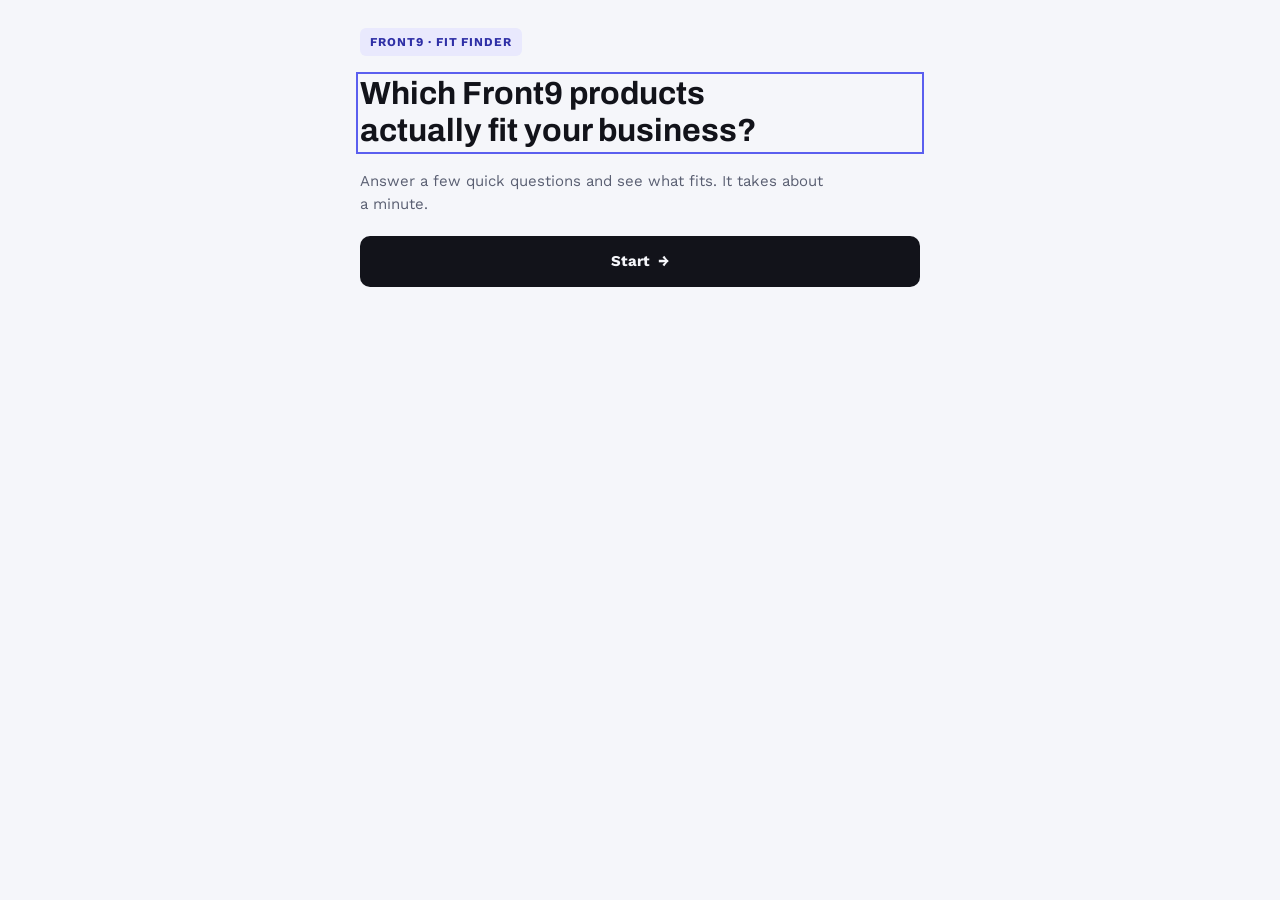
<file: apps/fit-finder/index.html>
<!doctype html>
<html lang="en">
<head>
  <meta charset="utf-8">
  <meta name="viewport" content="width=device-width,initial-scale=1,viewport-fit=cover">
  <title>Front9 Fit Finder</title>
  <link rel="preconnect" href="https://fonts.googleapis.com">
  <link rel="stylesheet" href="https://fonts.googleapis.com/css2?family=Archivo:wght@600;700;800&family=Work+Sans:wght@400;500;600;700&family=IBM+Plex+Mono:wght@500;600&display=swap">
  <link rel="stylesheet" href="styles.css">
</head>
<body>
<div id="app">
  <div class="progress" id="progress" hidden><div class="progress-fill" id="progressFill"></div></div>
  <button class="owner-toggle" id="ownerToggle" type="button" hidden>Leads</button>

  <main id="main">
    <section class="screen" data-screen="welcome">
      <div class="eyebrow" data-copy="welcome-eyebrow"></div>
      <h1 class="headline" data-copy="welcome-headline"></h1>
      <p class="sub" data-copy="welcome-sub"></p>
      <button class="btn btn-primary" type="button" data-action="start"><span data-copy="welcome-cta"></span> →</button>
    </section>

    <section class="screen" data-screen="familiarity" hidden>
      <button class="btn-back" type="button" data-back>← Back</button>
      <h2>How familiar are you with Front9?</h2>
      <div class="pillgrid" data-field="familiarity">
        <button class="pill" type="button" data-value="new">This is my first time hearing about it <span class="arrow">→</span></button>
        <button class="pill" type="button" data-value="basics">I know the basics <span class="arrow">→</span></button>
        <button class="pill" type="button" data-value="client">I'm already a client <span class="arrow">→</span></button>
      </div>
    </section>

    <section class="screen" data-screen="owned" hidden>
      <button class="btn-back" type="button" data-back>← Back</button>
      <h2>Which Front9 products do you have today?</h2>
      <p class="sub">So we only suggest what's new to you.</p>
      <div class="checklist" data-multi="owned"></div>
      <button class="btn btn-primary" type="button" data-action="owned-continue" disabled>Continue →</button>
    </section>

    <section class="screen" data-screen="companySize" hidden>
      <button class="btn-back" type="button" data-back>← Back</button>
      <h2 data-copy="size-headline"></h2>
      <div class="pillgrid" data-field="companySize">
        <button class="pill" type="button" data-value="solo">Solo or small team (1–10) <span class="arrow">→</span></button>
        <button class="pill" type="button" data-value="growing">Growing business (11–50) <span class="arrow">→</span></button>
        <button class="pill" type="button" data-value="multi">Multi-location or 50+ employees <span class="arrow">→</span></button>
        <button class="pill" type="button" data-value="enterprise">Enterprise or multi-brand organization <span class="arrow">→</span></button>
      </div>
    </section>

    <section class="screen" data-screen="needs" hidden>
      <button class="btn-back" type="button" data-back>← Back</button>
      <h2 data-copy="needs-headline"></h2>
      <p class="sub" data-copy="needs-sub"></p>
      <div class="checklist" data-multi="needs"></div>
      <button class="btn btn-primary" type="button" data-action="needs-continue" disabled>Continue →</button>
    </section>

    <section class="screen" data-screen="install" hidden>
      <button class="btn-back" type="button" data-back>← Back</button>
      <h2>Where does this need to run?</h2>
      <p class="sub">At your size this changes how we scope it. Front9 can run on shared cloud, or as a private AI install inside your company.</p>
      <div class="pillgrid" data-field="install">
        <button class="pill" type="button" data-value="yes">Inside our company: private install with SSO, data residency, our own infrastructure <span class="arrow">→</span></button>
        <button class="pill" type="button" data-value="no">Shared cloud is fine <span class="arrow">→</span></button>
        <button class="pill" type="button" data-value="unsure">Not sure yet <span class="arrow">→</span></button>
      </div>
    </section>

    <section class="screen" data-screen="reveal" hidden>
      <button class="btn-back" type="button" data-back>← Back</button>
      <div class="eyebrow" id="revealEyebrow">Your fit</div>
      <h1 class="headline" id="revealHeadline"></h1>
      <div class="result-card" id="resultCard"></div>
      <button class="btn btn-primary" type="button" data-action="to-contact">Get a proposal →</button>
    </section>

    <section class="screen" data-screen="contact" hidden>
      <button class="btn-back" type="button" data-back>← Back</button>
      <h2 data-copy="contact-headline"></h2>
      <form class="form" data-form="contact" novalidate>
        <label class="field">Full name<input type="text" name="name" autocomplete="name" placeholder="Jordan Rivera"><span class="field-error" data-error-for="name" hidden></span></label>
        <label class="field">Work email<input type="email" name="email" autocomplete="email" placeholder="you@company.com"><span class="field-error" data-error-for="email" hidden></span></label>
        <label class="field">Company<input type="text" name="company" autocomplete="organization" placeholder="Company name"><span class="field-error" data-error-for="company" hidden></span></label>
        <label class="field">Phone (optional)<input type="tel" name="phone" autocomplete="tel" placeholder="(555) 012-3456"></label>
        <label class="field">Anything else we should know? (optional)<textarea name="note" rows="3" placeholder="Timeline, budget, current tools…"></textarea></label>
        <div class="error" data-error hidden></div>
        <button class="btn btn-primary" type="submit">Submit</button>
      </form>
    </section>

    <section class="screen" data-screen="done" hidden>
      <div class="center-icon" aria-hidden="true">✓</div>
      <h1 class="headline" id="doneHeadline">You're set.</h1>
      <p class="sub" id="doneSub"></p>
    </section>
  </main>

  <div id="dashboard" hidden>
    <div class="dash-head">
      <div>
        <div class="eyebrow">Owner view</div>
        <h2>Fit Finder responses</h2>
        <p class="sub" id="storageNote"></p>
      </div>
      <button class="btn-small" type="button" data-action="close-dashboard">Back to flow</button>
    </div>
    <div class="dash-stats">
      <div class="dash-tile"><span class="n mono" data-stat="total">0</span><span class="l">Responses</span></div>
      <div class="dash-tile"><span class="n mono" data-stat="warm">0</span><span class="l">Warm leads</span></div>
      <div class="dash-tile"><span class="n mono" data-stat="ultra">0</span><span class="l">Ultra fit</span></div>
      <div class="dash-tile"><span class="n mono" data-stat="install">0</span><span class="l">Want install</span></div>
      <div class="dash-tile"><span class="n mono" data-stat="topNeed">—</span><span class="l">Most requested</span></div>
      <div class="dash-tile"><span class="n mono" data-stat="avgNeeds">0</span><span class="l">Avg needs</span></div>
    </div>
    <div class="dash-actions">
      <button class="btn-small" type="button" data-action="export-csv">Download CSV</button>
    </div>
    <div class="table-wrap">
      <table>
        <thead><tr><th>When</th><th>Contact</th><th>Email</th><th>Org size</th><th>Familiarity</th><th>Needs</th><th>Recommendation</th><th>Note</th></tr></thead>
        <tbody id="leadsBody"></tbody>
      </table>
      <div class="empty" id="leadsEmpty" hidden>No responses yet. Submit the flow once to see it here.</div>
    </div>
  </div>
</div>
<script src="logic.js"></script>
<script src="app.js"></script>
</body>
</html>
</file>
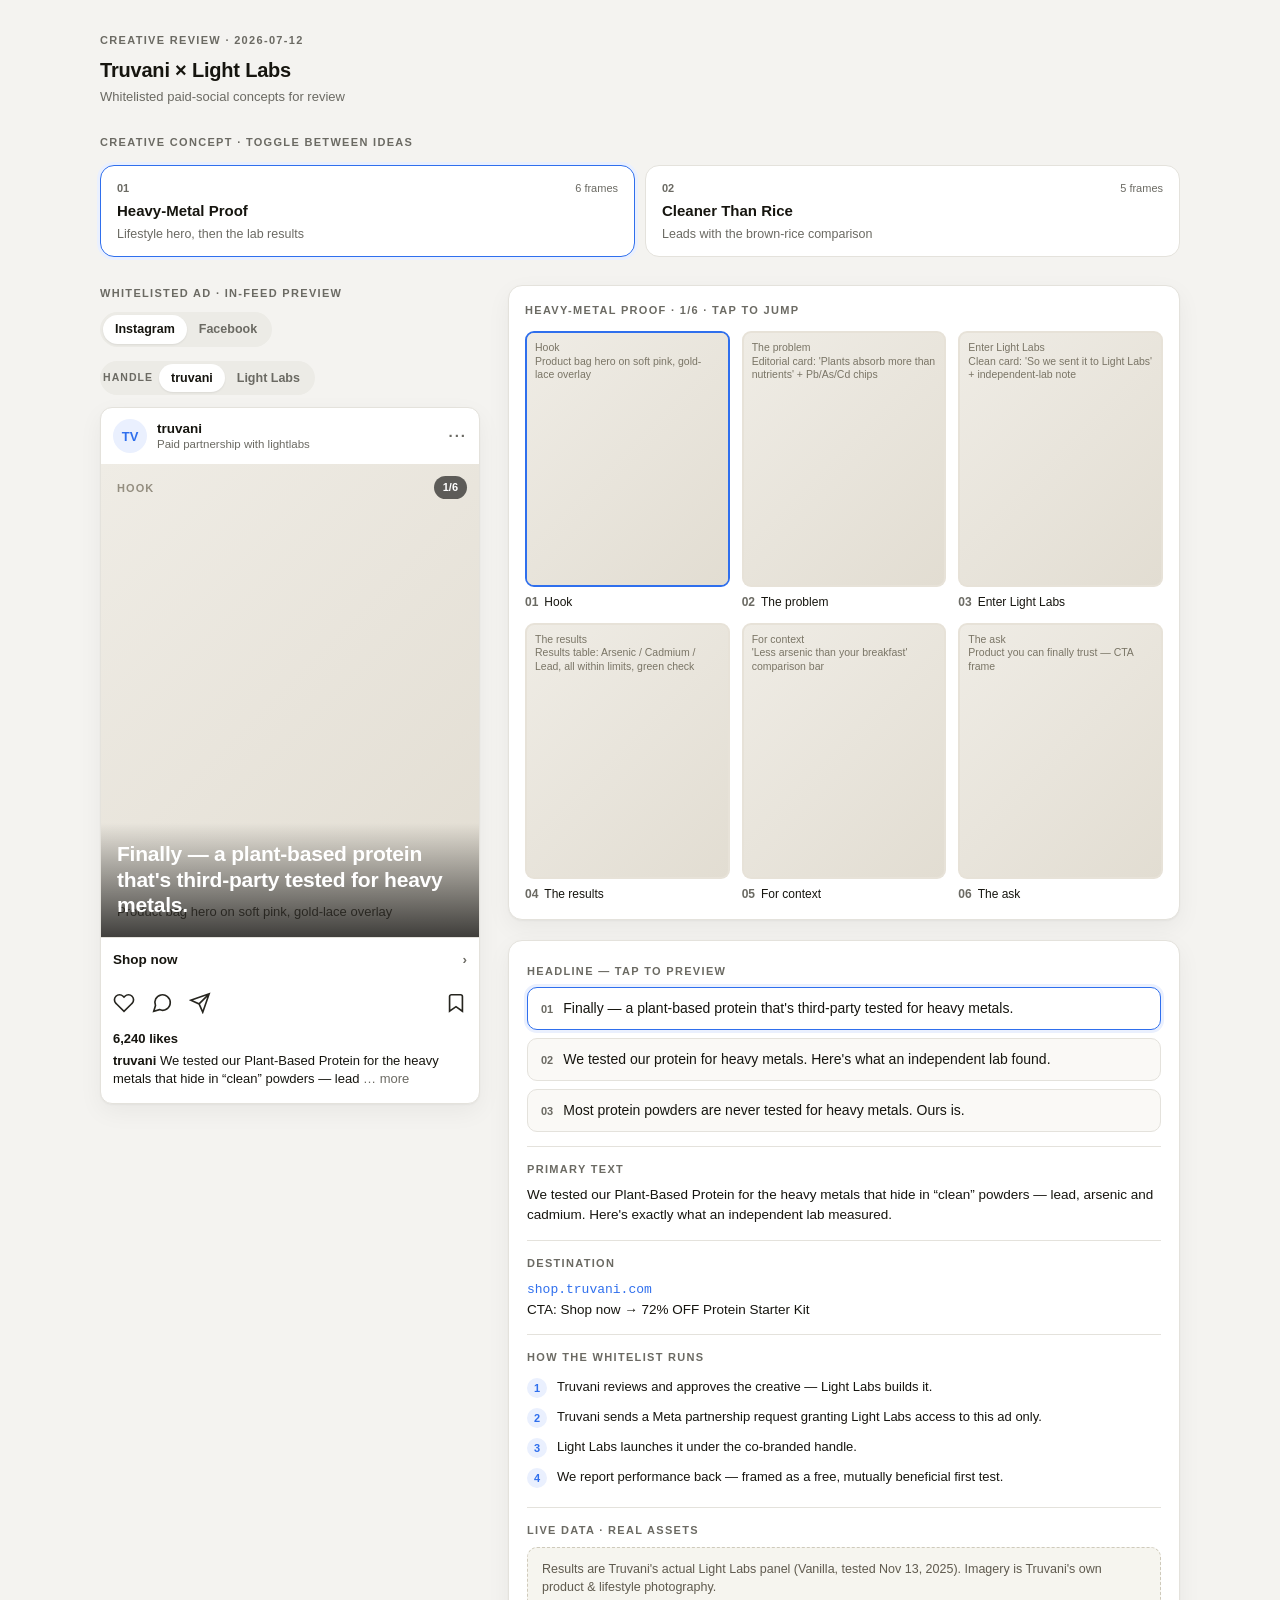
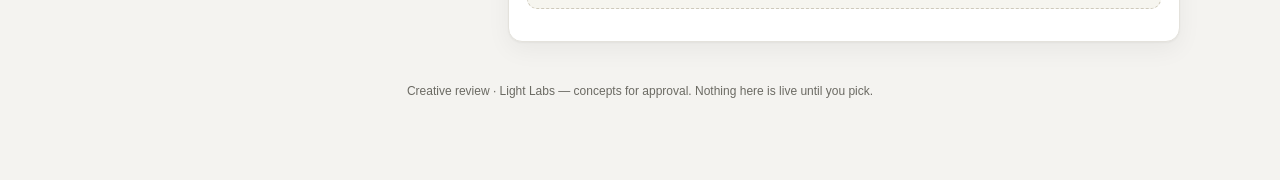
<file: .agents/skills/ad-creative/assets/creative-review-template.html>
<!DOCTYPE html>
<!--
  Creative Review Page — a shareable ad-creative approval artifact.

  HOW TO USE (agents): replace the JSON inside <script id="review-data"> below
  with the real project. Everything else renders from it. The file is
  self-contained — no build, no network, no dependencies. Open it in a browser,
  host it on any static host (Vercel/Netlify/GitHub Pages), or hand off the
  single .html file.

  THE DATA BLOCK IS JSON, NOT JAVASCRIPT:
    - double-quoted keys and strings, no comments, no trailing commas
    - it is inert data (parsed with JSON.parse), so a value can never execute
    - SECURITY: escape every literal "<" in your text values as < so a
      value like "</script>" can never break out of the tag. All values are
      also HTML-escaped again at render time.

  DATA SHAPE — see references/creative-review-page.md for the annotated spec.
  Images: each frame's "image" may be a URL, a relative path, or a data URI.
  If omitted (or the file is missing), a placeholder shows the frame label +
  the image prompt — use this for concepts not yet rendered to image.
-->
<html lang="en">
<head>
<meta charset="utf-8" />
<meta name="viewport" content="width=device-width, initial-scale=1" />
<title>Creative Review</title>
<style>
  :root {
    --bg: #f4f3f0; --card: #ffffff; --ink: #16150f; --muted: #6b6a63;
    --line: #e4e2dc; --accent: #2f6fed; --accent-soft: #eaf0fe;
    --radius: 14px; --shadow: 0 1px 2px rgba(0,0,0,.04), 0 8px 24px rgba(0,0,0,.05);
  }
  * { box-sizing: border-box; }
  body { margin: 0; background: var(--bg); color: var(--ink);
    font: 15px/1.5 -apple-system, BlinkMacSystemFont, "Segoe UI", Roboto, Helvetica, Arial, sans-serif;
    -webkit-font-smoothing: antialiased; }
  .wrap { max-width: 1120px; margin: 0 auto; padding: 32px 20px 80px; }
  .eyebrow { font-size: 11px; font-weight: 700; letter-spacing: .12em; text-transform: uppercase; color: var(--muted); }
  a { color: var(--accent); }

  header.project { margin-bottom: 28px; }
  header.project h1 { font-size: 20px; margin: 6px 0 2px; letter-spacing: -.01em; }
  header.project .sub { color: var(--muted); font-size: 13px; }

  .concepts { display: grid; grid-template-columns: repeat(auto-fit, minmax(210px, 1fr)); gap: 10px; margin: 14px 0 28px; }
  .concept { text-align: left; background: var(--card); border: 1.5px solid var(--line); border-radius: var(--radius);
    padding: 14px 16px; cursor: pointer; transition: border-color .12s, box-shadow .12s; font: inherit; color: inherit; }
  .concept:hover { border-color: #cfcdc6; }
  .concept[aria-selected="true"] { border-color: var(--accent); box-shadow: 0 0 0 3px var(--accent-soft); background: #fff; }
  .concept .row1 { display: flex; align-items: baseline; justify-content: space-between; gap: 8px; }
  .concept .num { font-size: 11px; font-weight: 700; color: var(--muted); }
  .concept .frames { font-size: 11px; color: var(--muted); }
  .concept .name { font-weight: 650; font-size: 15px; margin: 4px 0 3px; }
  .concept .tag { font-size: 12.5px; color: var(--muted); line-height: 1.35; }

  .grid { display: grid; grid-template-columns: minmax(0, 380px) minmax(0, 1fr); gap: 28px; align-items: start; }
  @media (max-width: 860px) { .grid { grid-template-columns: 1fr; } }
  .col-label { margin-bottom: 10px; }

  .toggles { display: flex; flex-wrap: wrap; gap: 14px; margin-bottom: 12px; }
  .seg { display: inline-flex; background: #ecebe6; border-radius: 999px; padding: 3px; }
  .seg button { border: 0; background: transparent; font: inherit; font-size: 12.5px; font-weight: 600; color: var(--muted);
    padding: 5px 12px; border-radius: 999px; cursor: pointer; }
  .seg button[aria-pressed="true"] { background: #fff; color: var(--ink); box-shadow: 0 1px 2px rgba(0,0,0,.08); }
  .seg .lbl { align-self: center; font-size: 10.5px; font-weight: 700; letter-spacing: .1em; text-transform: uppercase; color: var(--muted); margin-right: 6px; }

  .post { background: var(--card); border: 1px solid var(--line); border-radius: 12px; overflow: hidden; box-shadow: var(--shadow); }
  .post .top { display: flex; align-items: center; gap: 10px; padding: 11px 12px; }
  .post .avatar { width: 34px; height: 34px; border-radius: 50%; background: var(--accent-soft); color: var(--accent);
    display: grid; place-items: center; font-weight: 700; font-size: 13px; overflow: hidden; flex: none; }
  .post .avatar img { width: 100%; height: 100%; object-fit: cover; }
  .post .who { line-height: 1.2; }
  .post .who .name { font-weight: 650; font-size: 13.5px; }
  .post .who .partner { font-size: 11.5px; color: var(--muted); }
  .post .dots { margin-left: auto; color: var(--muted); font-weight: 700; letter-spacing: 2px; }
  .frame { position: relative; aspect-ratio: 4/5; background: #ded9d0; display: grid; }
  .frame img { width: 100%; height: 100%; object-fit: cover; grid-area: 1/1; z-index: 1; }
  .frame .ph { grid-area: 1/1; display: flex; flex-direction: column; justify-content: space-between; padding: 16px;
    background: linear-gradient(135deg,#efece5,#e2ddd2); }
  .frame .ph .plabel { font-size: 11px; font-weight: 700; letter-spacing: .1em; text-transform: uppercase; color: #948e80; }
  .frame .ph .pprompt { font-size: 13px; color: #5f5a4e; line-height: 1.4; }
  .frame .badge { position: absolute; top: 12px; left: 12px; z-index: 2; background: rgba(255,255,255,.92);
    font-size: 11.5px; font-weight: 600; padding: 5px 10px; border-radius: 999px; display: flex; align-items: center; gap: 5px; }
  .frame .counter { position: absolute; top: 12px; right: 12px; z-index: 2; background: rgba(0,0,0,.6); color: #fff; font-size: 11px;
    font-weight: 600; padding: 3px 9px; border-radius: 999px; }
  .frame .headline { position: absolute; left: 0; right: 0; bottom: 0; z-index: 2; padding: 18px 16px 20px; color: #fff;
    font-size: 21px; font-weight: 700; line-height: 1.2; letter-spacing: -.01em;
    background: linear-gradient(to top, rgba(0,0,0,.72), rgba(0,0,0,0)); }
  .frame .headline.light { color: var(--ink); background: linear-gradient(to top, rgba(255,255,255,.85), rgba(255,255,255,0)); }

  /* Instagram chrome */
  .ig-cta { display: flex; align-items: center; justify-content: space-between; padding: 12px; border-top: 1px solid var(--line);
    font-weight: 600; font-size: 13.5px; }
  .ig-cta .chev { color: var(--muted); }
  .ig-actions { display: flex; gap: 16px; padding: 10px 12px 2px; color: #26251f; }
  .ig-actions svg { width: 22px; height: 22px; }
  .ig-actions .save { margin-left: auto; }
  .likes { padding: 6px 12px 2px; font-weight: 650; font-size: 13px; }
  .caption { padding: 2px 12px 14px; font-size: 13px; line-height: 1.4; }
  .caption .h { font-weight: 650; }
  .caption .more { color: var(--muted); }

  /* Facebook chrome — link card below image + text actions */
  .fb-card { display: flex; align-items: center; gap: 12px; padding: 12px; background: #f3f4f6; border-top: 1px solid var(--line); }
  .fb-card .meta { min-width: 0; flex: 1; }
  .fb-card .dom { font-size: 11px; letter-spacing: .04em; text-transform: uppercase; color: var(--muted); }
  .fb-card .hl { font-size: 14px; font-weight: 650; line-height: 1.25; margin-top: 2px; overflow: hidden; }
  .fb-card .btn { flex: none; background: #e4e6eb; color: #050505; font-weight: 650; font-size: 12.5px; padding: 8px 14px; border-radius: 7px; }
  .fb-actions { display: flex; padding: 4px 12px; border-top: 1px solid var(--line); }
  .fb-actions span { flex: 1; text-align: center; padding: 8px 0; font-size: 13px; font-weight: 600; color: var(--muted); }

  .board { background: var(--card); border: 1px solid var(--line); border-radius: var(--radius); padding: 16px; box-shadow: var(--shadow); margin-bottom: 20px; }
  .board .frames-grid { display: grid; grid-template-columns: repeat(3, 1fr); gap: 12px; margin-top: 12px; }
  @media (max-width: 480px) { .board .frames-grid { grid-template-columns: repeat(2, 1fr); } }
  .thumb { border: 0; background: transparent; padding: 0; cursor: pointer; text-align: left; font: inherit; color: inherit; }
  .thumb .box { aspect-ratio: 4/5; border-radius: 9px; overflow: hidden; border: 2px solid transparent; background: #e7e2d8;
    display: grid; transition: border-color .12s; }
  .thumb[aria-current="true"] .box { border-color: var(--accent); }
  .thumb .box img { width: 100%; height: 100%; object-fit: cover; grid-area: 1/1; z-index: 1; }
  .thumb .box .mini { grid-area: 1/1; padding: 8px; font-size: 10.5px; color: #7a7566; line-height: 1.3;
    background: linear-gradient(135deg,#efece5,#e2ddd2); overflow: hidden; }
  .thumb .cap { margin-top: 6px; font-size: 12px; }
  .thumb .cap .n { color: var(--muted); font-weight: 700; margin-right: 6px; }

  .copy { background: var(--card); border: 1px solid var(--line); border-radius: var(--radius); padding: 18px; box-shadow: var(--shadow); }
  .copy .block { padding: 14px 0; border-top: 1px solid var(--line); }
  .copy .block:first-of-type { border-top: 0; padding-top: 4px; }
  .headline-opt { display: flex; gap: 10px; align-items: flex-start; width: 100%; text-align: left; font: inherit; color: inherit;
    background: #faf9f6; border: 1.5px solid var(--line); border-radius: 10px; padding: 11px 13px; cursor: pointer; margin-top: 8px; }
  .headline-opt[aria-pressed="true"] { border-color: var(--accent); background: #fff; box-shadow: 0 0 0 3px var(--accent-soft); }
  .headline-opt .n { font-size: 11px; font-weight: 700; color: var(--muted); margin-top: 2px; }
  .headline-opt .t { font-size: 14px; line-height: 1.35; }
  .kv { font-size: 13.5px; line-height: 1.5; }
  .kv .dest { color: var(--accent); font-family: ui-monospace, SFMono-Regular, Menlo, monospace; font-size: 13px; }
  .steps { margin: 8px 0 0; padding: 0; list-style: none; }
  .steps li { display: flex; gap: 10px; padding: 5px 0; font-size: 13px; line-height: 1.4; }
  .steps li .i { flex: none; width: 20px; height: 20px; border-radius: 50%; background: var(--accent-soft); color: var(--accent);
    display: grid; place-items: center; font-size: 11px; font-weight: 700; }
  .grounding { background: #f6f5ef; border: 1px dashed #cfcabb; border-radius: 10px; padding: 12px 14px; font-size: 12.5px; color: #5f5a4e; line-height: 1.45; margin-top: 8px; }
  .err { background: #fbeaea; border: 1px solid #e6b7b7; color: #8a2b2b; border-radius: 10px; padding: 14px 16px; font-size: 13px; }
  footer { margin-top: 40px; text-align: center; font-size: 12px; color: var(--muted); }
</style>
</head>
<body>

<!-- DATA — replace this JSON with your project (see the comment at the top of the file). -->
<script type="application/json" id="review-data">
{
  "project": {
    "brand": "Truvani",
    "agency": "Light Labs",
    "date": "2026-07-12",
    "note": "Whitelisted paid-social concepts for review"
  },
  "platforms": ["instagram", "facebook"],
  "concepts": [
    {
      "name": "Heavy-Metal Proof",
      "tagline": "Lifestyle hero, then the lab results",
      "handles": [
        { "name": "truvani", "partner": "Paid partnership with lightlabs", "initials": "TV" },
        { "name": "Light Labs", "partner": "Paid partnership with truvani", "initials": "LL" }
      ],
      "frames": [
        { "label": "Hook", "prompt": "Product bag hero on soft pink, gold-lace overlay", "headline": "Finally — a plant-based protein that's third-party tested for heavy metals.", "headlineTheme": "dark" },
        { "label": "The problem", "prompt": "Editorial card: 'Plants absorb more than nutrients' + Pb/As/Cd chips" },
        { "label": "Enter Light Labs", "prompt": "Clean card: 'So we sent it to Light Labs' + independent-lab note" },
        { "label": "The results", "prompt": "Results table: Arsenic / Cadmium / Lead, all within limits, green check" },
        { "label": "For context", "prompt": "'Less arsenic than your breakfast' comparison bar" },
        { "label": "The ask", "prompt": "Product you can finally trust — CTA frame", "headline": "Protein you can finally trust." }
      ],
      "headlines": [
        "Finally — a plant-based protein that's third-party tested for heavy metals.",
        "We tested our protein for heavy metals. Here's what an independent lab found.",
        "Most protein powders are never tested for heavy metals. Ours is."
      ],
      "primaryText": "We tested our Plant-Based Protein for the heavy metals that hide in “clean” powders — lead, arsenic and cadmium. Here's exactly what an independent lab measured.",
      "destination": { "url": "shop.truvani.com", "cta": "Shop now", "offer": "72% OFF Protein Starter Kit" },
      "rollout": {
        "title": "How the whitelist runs",
        "steps": [
          "Truvani reviews and approves the creative — Light Labs builds it.",
          "Truvani sends a Meta partnership request granting Light Labs access to this ad only.",
          "Light Labs launches it under the co-branded handle.",
          "We report performance back — framed as a free, mutually beneficial first test."
        ]
      },
      "grounding": "Results are Truvani's actual Light Labs panel (Vanilla, tested Nov 13, 2025). Imagery is Truvani's own product & lifestyle photography."
    },
    {
      "name": "Cleaner Than Rice",
      "tagline": "Leads with the brown-rice comparison",
      "frames": [
        { "label": "Hook", "prompt": "Split visual: brown rice vs protein scoop", "headline": "Your “clean” brown rice protein? Test it.", "headlineTheme": "dark" },
        { "label": "The claim", "prompt": "Stat card comparing arsenic levels" },
        { "label": "The proof", "prompt": "Light Labs results table" },
        { "label": "The context", "prompt": "What the numbers mean, plainly" },
        { "label": "The ask", "prompt": "Starter-kit offer frame", "headline": "Trust the label. Then trust the test." }
      ],
      "headlines": [
        "Your “clean” brown rice protein? Test it.",
        "Brown rice protein is often the worst offender for arsenic. We checked ours.",
        "“Plant-based” doesn't mean “clean.” We have the lab panel to prove ours is."
      ],
      "primaryText": "Brown-rice protein is one of the most common sources of dietary arsenic. So we sent ours to an independent lab. Here's the panel.",
      "destination": { "url": "shop.truvani.com", "cta": "Shop now", "offer": "72% OFF Protein Starter Kit" },
      "grounding": "Comparison figures are from Truvani's Light Labs panel and published dietary-arsenic ranges. No competitor is named."
    }
  ]
}
</script>

<div class="wrap">
  <header class="project" id="project"></header>
  <div class="eyebrow">Creative concept · toggle between ideas</div>
  <div class="concepts" id="concepts" role="tablist"></div>
  <div class="grid">
    <section>
      <div class="eyebrow col-label" id="preview-label">In-feed preview</div>
      <div class="toggles" id="toggles"></div>
      <div class="post" id="post"></div>
    </section>
    <section>
      <div class="board">
        <div class="eyebrow" id="board-label">Storyboard · tap to jump</div>
        <div class="frames-grid" id="frames-grid"></div>
      </div>
      <div class="copy" id="copy"></div>
    </section>
  </div>
  <footer id="footer"></footer>
</div>

<script>
/* ============================================================================
   RENDER — generic; no need to edit when swapping the DATA JSON above.
   ========================================================================== */
const esc = (s) => String(s == null ? "" : s).replace(/[&<>"']/g, c => (
  { "&": "&amp;", "<": "&lt;", ">": "&gt;", '"': "&quot;", "'": "&#39;" }[c]));
const PLATFORMS = { instagram: "Instagram", facebook: "Facebook" };

let DATA;
try {
  DATA = JSON.parse(document.getElementById("review-data").textContent);
} catch (e) {
  document.querySelector(".wrap").innerHTML =
    '<div class="err"><b>Couldn\'t read the review data.</b><br/>The <code>#review-data</code> block must be valid JSON — double-quoted keys and strings, no comments, no trailing commas. Parser said: ' + esc(e.message) + '</div>';
  throw e;
}

const state = { concept: 0, frame: 0, platform: null, handle: 0, headline: 0 };
const concept = () => DATA.concepts[state.concept];

// platforms restricted to the ones we can render; default to first valid
const platformList = () => (DATA.platforms || ["instagram"]).filter(p => PLATFORMS[p]);
state.platform = platformList()[0] || "instagram";

const heart = '<svg viewBox="0 0 24 24" fill="none" stroke="currentColor" stroke-width="1.8"><path d="M20.8 4.6a5.5 5.5 0 0 0-7.8 0L12 5.6l-1-1a5.5 5.5 0 1 0-7.8 7.8l1 1L12 21l7.8-7.6 1-1a5.5 5.5 0 0 0 0-7.8z"/></svg>';
const comment = '<svg viewBox="0 0 24 24" fill="none" stroke="currentColor" stroke-width="1.8"><path d="M21 11.5a8.4 8.4 0 0 1-11.8 7.7L3 21l1.9-6.2A8.4 8.4 0 1 1 21 11.5z"/></svg>';
const share = '<svg viewBox="0 0 24 24" fill="none" stroke="currentColor" stroke-width="1.8"><path d="M22 2 11 13M22 2l-7 20-4-9-9-4 20-7z"/></svg>';
const bookmark = '<svg viewBox="0 0 24 24" fill="none" stroke="currentColor" stroke-width="1.8"><path d="M19 21l-7-5-7 5V5a2 2 0 0 1 2-2h10a2 2 0 0 1 2 2z"/></svg>';

function renderProject() {
  const p = DATA.project || {};
  const line = [p.brand, p.agency && `× ${p.agency}`].filter(Boolean).join(" ");
  document.getElementById("project").innerHTML =
    `<div class="eyebrow">Creative review${p.date ? " · " + esc(p.date) : ""}</div>
     <h1>${esc(line || "Ad creative")}</h1>${p.note ? `<div class="sub">${esc(p.note)}</div>` : ""}`;
  document.getElementById("footer").innerHTML =
    `Creative review${p.agency ? " · " + esc(p.agency) : ""} — concepts for approval. Nothing here is live until you pick.`;
}

function renderConcepts() {
  document.getElementById("concepts").innerHTML = DATA.concepts.map((c, i) => `
    <button class="concept" role="tab" aria-selected="${i === state.concept}" data-i="${i}">
      <div class="row1"><span class="num">${String(i + 1).padStart(2, "0")}</span>
        <span class="frames">${c.frames.length} frame${c.frames.length === 1 ? "" : "s"}</span></div>
      <div class="name">${esc(c.name)}</div>
      <div class="tag">${esc(c.tagline || "")}</div>
    </button>`).join("");
  document.querySelectorAll(".concept").forEach(b =>
    b.onclick = () => { state.concept = +b.dataset.i; state.frame = 0; state.handle = 0; state.headline = 0; renderAll(); });
}

function handles() {
  return concept().handles || [{
    name: DATA.project?.brand || "brand",
    partner: DATA.project?.agency ? "Paid partnership with " + DATA.project.agency.toLowerCase() : "Sponsored",
    initials: (DATA.project?.brand || "AD").slice(0, 2).toUpperCase()
  }];
}

function renderToggles() {
  const plats = platformList(), hs = handles();
  let html = "";
  if (plats.length > 1) {
    html += `<div class="seg" role="group">${plats.map(p =>
      `<button data-plat="${esc(p)}" aria-pressed="${p === state.platform}">${esc(PLATFORMS[p])}</button>`).join("")}</div>`;
  }
  if (hs.length > 1) {
    html += `<div class="seg" role="group"><span class="lbl">Handle</span>${hs.map((h, i) =>
      `<button data-handle="${i}" aria-pressed="${i === state.handle}">${esc(h.name)}</button>`).join("")}</div>`;
  }
  const el = document.getElementById("toggles");
  el.innerHTML = html;
  el.querySelectorAll("[data-plat]").forEach(b => b.onclick = () => { state.platform = b.dataset.plat; renderToggles(); renderPost(); });
  el.querySelectorAll("[data-handle]").forEach(b => b.onclick = () => { state.handle = +b.dataset.handle; renderToggles(); renderPost(); });
  document.getElementById("preview-label").textContent = (hs.length > 1 ? "Whitelisted ad · " : "") + "In-feed preview";
}

// placeholder underneath + image on top; a missing/broken image removes itself → placeholder shows
function frameVisual(f, phCls) {
  const ph = `<div class="${phCls}"><div class="plabel">${esc(f.label)}</div><div class="pprompt">${esc(f.prompt || "")}</div></div>`;
  const img = f.image ? `<img src="${esc(f.image)}" alt="${esc(f.label)}" onerror="this.remove()" />` : "";
  return ph + img;
}

function frameHTML(c, f) {
  const total = c.frames.length;
  const headlineText = state.frame === 0 ? (c.headlines?.[state.headline] || f.headline || "") : (f.headline || "");
  const theme = f.headlineTheme === "light" ? " light" : "";
  return `<div class="frame">
      ${frameVisual(f, "ph")}
      <span class="counter">${state.frame + 1}/${total}</span>
      ${headlineText ? `<div class="headline${theme}">${esc(headlineText)}</div>` : ""}
    </div>`;
}

function renderPost() {
  const c = concept(), f = c.frames[state.frame], h = handles()[state.handle] || handles()[0];
  const dest = c.destination || {};
  const top = `<div class="top">
      <div class="avatar">${h.initials ? esc(h.initials) : ""}</div>
      <div class="who"><div class="name">${esc(h.name)}</div><div class="partner">${esc(h.partner || "Sponsored")}</div></div>
      <div class="dots">···</div>
    </div>`;

  let chrome;
  if (state.platform === "facebook") {
    const domain = dest.url ? esc(dest.url) : "";
    const hl = c.headlines?.[state.headline] || f.headline || dest.offer || "";
    chrome = `<div class="fb-card">
        <div class="meta"><div class="dom">${domain}</div><div class="hl">${esc(hl)}</div></div>
        ${dest.cta ? `<div class="btn">${esc(dest.cta)}</div>` : ""}
      </div>
      <div class="fb-actions"><span>Like</span><span>Comment</span><span>Share</span></div>`;
  } else {
    chrome = `<div class="ig-cta"><span>${esc(dest.cta || "Learn more")}</span><span class="chev">›</span></div>
      <div class="ig-actions">${heart}${comment}${share}<span class="save">${bookmark}</span></div>
      <div class="likes">6,240 likes</div>
      <div class="caption"><span class="h">${esc(h.name)}</span> ${esc((c.primaryText || "").slice(0, 90))}<span class="more"> … more</span></div>`;
  }

  document.getElementById("post").innerHTML = top + frameHTML(c, f) + chrome;
  document.getElementById("board-label").textContent = `${c.name} · ${state.frame + 1}/${c.frames.length} · tap to jump`;
}

function renderBoard() {
  const c = concept();
  document.getElementById("frames-grid").innerHTML = c.frames.map((f, i) => `
    <button class="thumb" aria-current="${i === state.frame}" data-i="${i}">
      <div class="box">${frameVisual(f, "mini")}</div>
      <div class="cap"><span class="n">${String(i + 1).padStart(2, "0")}</span>${esc(f.label)}</div>
    </button>`).join("");
  document.querySelectorAll(".thumb").forEach(b =>
    b.onclick = () => { state.frame = +b.dataset.i; renderPost(); renderBoard(); });
}

function renderCopy() {
  const c = concept(), dest = c.destination || {};
  let html = "";
  if (c.headlines?.length) {
    html += `<div class="block"><div class="eyebrow">Headline — tap to preview</div>${c.headlines.map((h, i) =>
      `<button class="headline-opt" aria-pressed="${i === state.headline}" data-i="${i}">
        <span class="n">${String(i + 1).padStart(2, "0")}</span><span class="t">${esc(h)}</span></button>`).join("")}</div>`;
  }
  if (c.primaryText) html += `<div class="block"><div class="eyebrow">Primary text</div><div class="kv" style="margin-top:8px">${esc(c.primaryText)}</div></div>`;
  if (dest.url || dest.cta) {
    html += `<div class="block"><div class="eyebrow">Destination</div><div class="kv" style="margin-top:8px">
      ${dest.url ? `<span class="dest">${esc(dest.url)}</span><br/>` : ""}
      ${dest.cta ? `CTA: ${esc(dest.cta)}` : ""}${dest.offer ? ` → ${esc(dest.offer)}` : ""}</div></div>`;
  }
  if (c.rollout?.steps?.length) {
    html += `<div class="block"><div class="eyebrow">${esc(c.rollout.title || "How it runs")}</div>
      <ol class="steps">${c.rollout.steps.map((s, i) => `<li><span class="i">${i + 1}</span><span>${esc(s)}</span></li>`).join("")}</ol></div>`;
  }
  if (c.grounding) html += `<div class="block"><div class="eyebrow">Live data · real assets</div><div class="grounding">${esc(c.grounding)}</div></div>`;
  const el = document.getElementById("copy");
  el.innerHTML = html;
  el.querySelectorAll(".headline-opt").forEach(b =>
    b.onclick = () => { state.headline = +b.dataset.i; state.frame = 0; renderPost(); renderBoard(); renderCopy(); });
}

function renderAll() { renderConcepts(); renderToggles(); renderPost(); renderBoard(); renderCopy(); }
renderProject();
renderAll();
</script>
</body>
</html>
</file>
<file: apps/fit-finder/styles.css>
:root{
  --paper:#F5F6FA; --panel:#FFFFFF; --ink:#12131A; --ink-dim:#5A5F72;
  --line:#E1E3EC; --accent:#5B5FEF; --accent-ink:#2E2FA6; --accent-soft:#E9E9FD;
  --good:#1F9D6B; --good-soft:#DDF3E8; --bad:#D1483B; --bad-soft:#FBE3DF;
  --ultra:#B4832A; --ultra-ink:#6B4E13; --ultra-soft:#F7ECD6;
  --apps-ink:#96600F; --apps-soft:#FDEBD3;
  --shadow:0 1px 2px rgba(18,19,26,.06), 0 8px 24px rgba(18,19,26,.07);
  color-scheme:light dark;
}
@media (prefers-color-scheme: dark){
  :root:not([data-theme="light"]){
    --paper:#0E0F14; --panel:#181A22; --ink:#EEEFF5; --ink-dim:#9497AA;
    --line:#2A2D3A; --accent:#8B8EFA; --accent-ink:#D6D6FE; --accent-soft:#242548;
    --good:#4FC993; --good-soft:#173B2C; --bad:#E58274; --bad-soft:#3D231F;
    --ultra:#E3B558; --ultra-ink:#F6E3B8; --ultra-soft:#3A2E12;
    --apps-ink:#F2C27A; --apps-soft:#3A2A12;
    --shadow:0 1px 2px rgba(0,0,0,.35), 0 8px 24px rgba(0,0,0,.4);
  }
}
:root[data-theme="dark"]{
  --paper:#0E0F14; --panel:#181A22; --ink:#EEEFF5; --ink-dim:#9497AA;
  --line:#2A2D3A; --accent:#8B8EFA; --accent-ink:#D6D6FE; --accent-soft:#242548;
  --good:#4FC993; --good-soft:#173B2C; --bad:#E58274; --bad-soft:#3D231F;
  --ultra:#E3B558; --ultra-ink:#F6E3B8; --ultra-soft:#3A2E12;
  --apps-ink:#F2C27A; --apps-soft:#3A2A12;
  --shadow:0 1px 2px rgba(0,0,0,.35), 0 8px 24px rgba(0,0,0,.4);
}

*{box-sizing:border-box}
html,body{margin:0}
body{background:var(--paper); color:var(--ink); font:15px/1.5 "Work Sans",system-ui,sans-serif; padding-inline:16px;
  padding-top:env(safe-area-inset-top,0px); padding-bottom:env(safe-area-inset-bottom,0px)}
h1,h2,h3{font-family:"Archivo",system-ui,sans-serif; font-weight:700; text-wrap:balance; margin:0}
h2{font-size:22px; line-height:1.25}
.mono{font-family:"IBM Plex Mono",ui-monospace,monospace; font-variant-numeric:tabular-nums}
button{font:inherit; cursor:pointer}
:focus-visible{outline:2px solid var(--accent); outline-offset:2px}
[hidden]{display:none!important}

#app{max-width:560px; margin:0 auto; min-height:100vh; display:flex; flex-direction:column}

.progress{position:sticky; top:0; height:4px; background:var(--line); border-radius:2px; margin-top:14px; overflow:hidden; z-index:5}
.progress-fill{height:100%; background:var(--accent); width:0; transition:width .35s ease}

.owner-toggle{position:fixed; top:calc(env(safe-area-inset-top,0px) + 14px); right:16px; z-index:10;
  background:var(--panel); border:1px solid var(--line); border-radius:999px; padding:8px 14px;
  font-size:13px; font-weight:600; color:var(--ink); box-shadow:var(--shadow)}

main{flex:1; display:flex; flex-direction:column; padding-block:28px 40px}
.screen{display:flex; flex-direction:column; gap:20px; animation:rise .3s ease}
@keyframes rise{from{opacity:0; transform:translateY(6px)} to{opacity:1; transform:none}}
@media (prefers-reduced-motion:reduce){ .screen{animation:none} .progress-fill{transition:none} }

.eyebrow{font-size:12px; font-weight:700; letter-spacing:.08em; text-transform:uppercase; color:var(--accent-ink); background:var(--accent-soft);
  display:inline-flex; padding:5px 10px; border-radius:6px; width:fit-content}
.eyebrow.ultra{color:var(--ultra-ink); background:var(--ultra-soft)}
h1.headline{font-size:clamp(24px,6vw,32px); line-height:1.15}
p.sub{color:var(--ink-dim); font-size:15px; line-height:1.55; max-width:52ch; margin:0}

.btn{display:inline-flex; align-items:center; justify-content:center; gap:8px; border:none; border-radius:10px;
  padding:14px 20px; font-weight:700; font-size:15px; width:100%}
.btn-primary{background:var(--ink); color:var(--paper)}
.btn-primary:disabled{opacity:.4; cursor:default}
.btn-back{background:transparent; border:none; color:var(--ink-dim); font-weight:600; padding:6px 0; width:fit-content; font-size:14px}

.pillgrid,.checklist{display:grid; gap:10px}
.pill{border:1px solid var(--line); background:var(--panel); border-radius:12px; padding:16px; text-align:left;
  font-size:15px; font-weight:600; color:var(--ink); display:flex; justify-content:space-between; align-items:center; gap:12px;
  box-shadow:var(--shadow); transition:border-color .15s}
.pill:hover{border-color:var(--accent)}
.pill.selected{border-color:var(--accent); background:var(--accent-soft)}
.pill .arrow{color:var(--ink-dim); font-size:18px; flex:none}

.checkcard{border:1px solid var(--line); background:var(--panel); border-radius:12px; padding:16px; color:var(--ink);
  display:flex; gap:14px; align-items:flex-start; box-shadow:var(--shadow); text-align:left; width:100%}
.checkcard[aria-pressed="true"]{border-color:var(--accent); background:var(--accent-soft)}
.checkcard:disabled{cursor:default; opacity:.7; box-shadow:none}
.checkbox{width:22px; height:22px; border-radius:6px; border:2px solid var(--line); flex:none; margin-top:2px;
  display:flex; align-items:center; justify-content:center; font-size:14px; color:transparent; font-weight:800}
.checkcard[aria-pressed="true"] .checkbox{background:var(--accent); border-color:var(--accent); color:var(--paper)}
.checkcard:disabled .checkbox{background:var(--good-soft); border-color:var(--good-soft); color:var(--good)}
.checkcard-text{display:flex; flex-direction:column; gap:3px}
.checkcard-title{font-weight:700; font-size:15px}
.checkcard-desc{font-size:13px; color:var(--ink-dim); line-height:1.45}
.owned-tag{font-size:11px; font-weight:700; color:var(--good); text-transform:uppercase; letter-spacing:.05em}

label.field{display:flex; flex-direction:column; gap:6px; font-size:13px; font-weight:600; color:var(--ink-dim)}
input,textarea{font:inherit; font-size:16px; padding:13px 14px; border-radius:10px; border:1px solid var(--line);
  background:var(--panel); color:var(--ink); width:100%; resize:vertical}
input[aria-invalid="true"]{border-color:var(--bad)}
.form{display:flex; flex-direction:column; gap:14px}
.error,.field-error{color:var(--bad); font-size:13px; font-weight:600}

.result-card{background:var(--panel); border:1px solid var(--line); border-radius:16px; padding:20px; box-shadow:var(--shadow); display:flex; flex-direction:column; gap:4px}
.result-card.ultra{border-color:var(--ultra); background:linear-gradient(180deg, var(--ultra-soft), var(--panel) 60%)}
.product-row{display:flex; gap:12px; align-items:flex-start; padding-block:10px; border-top:1px solid var(--line)}
.product-row:first-child{border-top:none}
.product-check{width:20px; height:20px; border-radius:6px; background:var(--good-soft); color:var(--good); flex:none;
  display:flex; align-items:center; justify-content:center; font-weight:800; font-size:13px; margin-top:2px}
.product-name{font-weight:700; font-size:14.5px; display:block}
.product-why{font-size:13px; color:var(--ink-dim); line-height:1.45}
.install-chip{display:inline-flex; align-items:center; gap:6px; background:var(--ultra-soft); color:var(--ultra-ink);
  font-size:12px; font-weight:700; padding:6px 10px; border-radius:999px; width:fit-content; margin-top:10px}
.result-note{color:var(--ink-dim); font-size:13.5px; line-height:1.5; margin:10px 0 0}

.center-icon{width:52px; height:52px; border-radius:50%; background:var(--good-soft); color:var(--good);
  display:flex; align-items:center; justify-content:center; font-size:26px; font-weight:800}

#dashboard{padding-block:28px 40px; display:flex; flex-direction:column; gap:20px}
#app.wide{max-width:1000px}
.dash-head{display:flex; justify-content:space-between; align-items:flex-start; gap:12px}
.dash-head h2{margin-top:6px}
.dash-stats{display:grid; grid-template-columns:repeat(2,1fr); gap:10px}
@media (min-width:560px){ .dash-stats{grid-template-columns:repeat(3,1fr)} }
@media (min-width:860px){ .dash-stats{grid-template-columns:repeat(6,1fr)} }
.dash-tile{background:var(--panel); border:1px solid var(--line); border-radius:12px; padding:12px; display:flex; flex-direction:column; gap:2px}
.dash-tile .n{font-size:20px; font-weight:700}
.dash-tile .l{font-size:11px; color:var(--ink-dim); text-transform:uppercase; letter-spacing:.04em}
.table-wrap{overflow-x:auto; border:1px solid var(--line); border-radius:12px; background:var(--panel)}
table{border-collapse:collapse; width:100%; min-width:860px; font-size:13px}
th,td{text-align:left; padding:10px 12px; border-bottom:1px solid var(--line); white-space:nowrap; vertical-align:top}
td.note{white-space:normal; min-width:180px; max-width:260px}
th{color:var(--ink-dim); font-weight:700; font-size:11px; text-transform:uppercase; letter-spacing:.04em}
tr:last-child td{border-bottom:none}
.chip{display:inline-flex; padding:3px 9px; border-radius:999px; font-size:11px; font-weight:700; margin:1px}
.chip.intel{background:var(--accent-soft); color:var(--accent-ink)}
.chip.dev{background:var(--good-soft); color:var(--good)}
.chip.social{background:var(--bad-soft); color:var(--bad)}
.chip.apps{background:var(--apps-soft); color:var(--apps-ink)}
.chip.ultra{background:var(--ultra-soft); color:var(--ultra-ink)}
.dash-actions{display:flex; gap:10px; flex-wrap:wrap}
.btn-small{width:auto; padding:9px 14px; font-size:13px; border-radius:10px; background:var(--panel); border:1px solid var(--line); color:var(--ink); font-weight:700; flex:none}
.empty{color:var(--ink-dim); font-size:14px; padding:24px; text-align:center}
</file>
